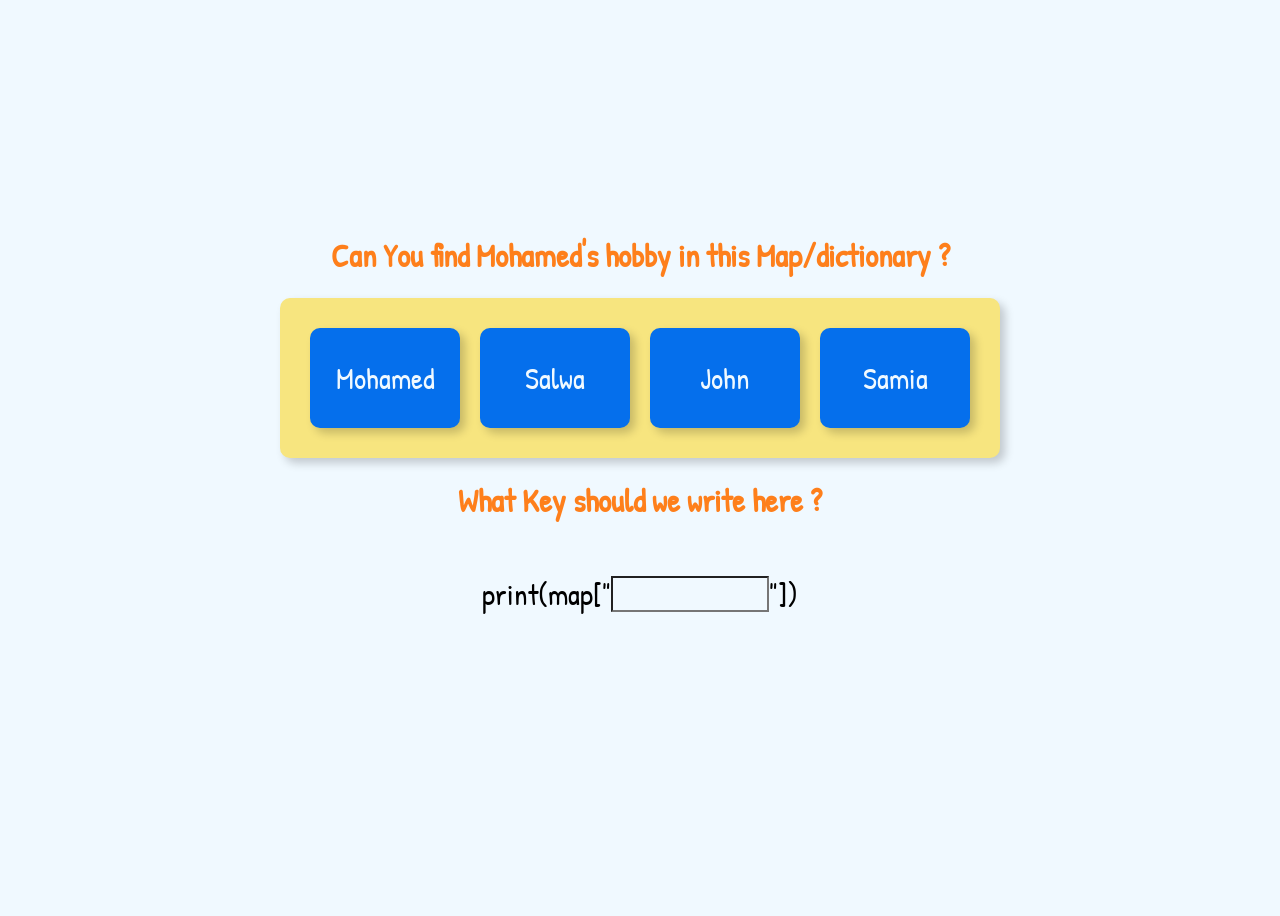
<file: Dictionary Python/dictionary_firstLevel.html>
<!DOCTYPE html>
<html lang="en">
<head>
    <meta charset="UTF-8">
    <meta name="viewport" content="width=device-width, initial-scale=1.0">
    <link rel="stylesheet" href="dictionary_style.css">
    <link href='https://fonts.googleapis.com/css?family=Patrick Hand' rel='stylesheet'>
    <title>dictionary python</title>
</head>
<body>
    <main>
        <h1>Can You find Mohamed's hobby in this Map/dictionary ?</h1>
        <section id="section">
            
       </section>
       <h1>What Key should we write here ?</h1>
       <p id="print">print(map["<input type="text" id="key">"])</p>
       <p id="result"></p>
       <div id="next">Next</div>
    </main>
    <script src="dictionary_main.js"></script>
</body>
</html>
</file>
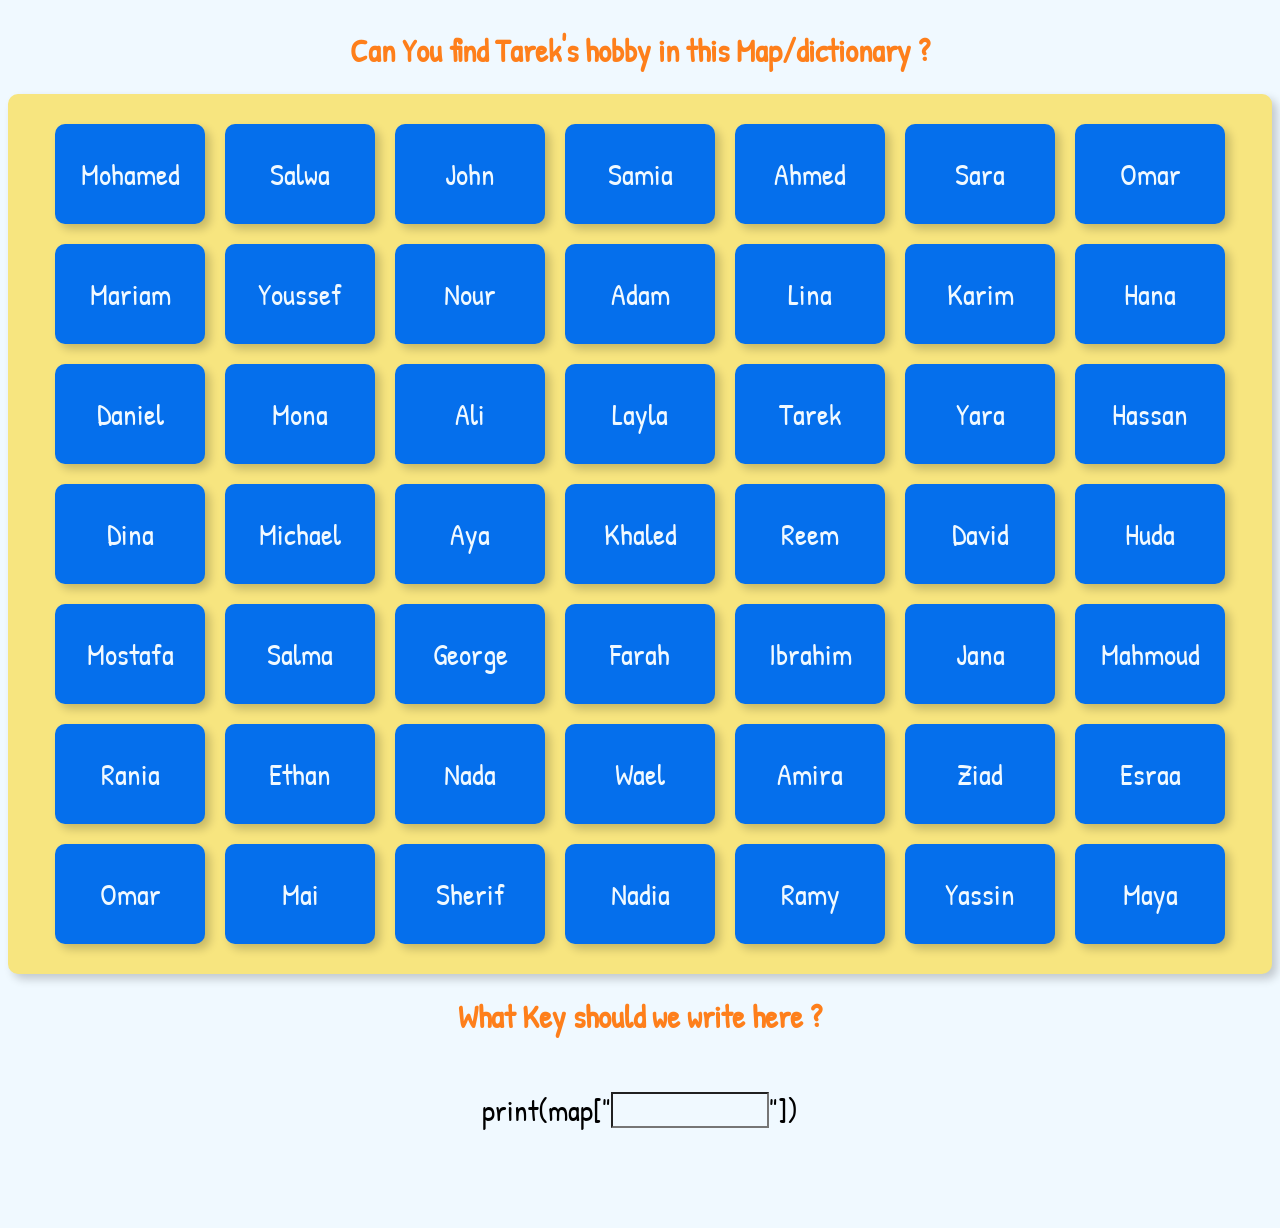
<file: Dictionary Python/dictionary_nextLeve.html>
<!DOCTYPE html>
<html lang="en">
<head>
    <meta charset="UTF-8">
    <meta name="viewport" content="width=device-width, initial-scale=1.0">
    <link rel="stylesheet" href="dictionary_style.css">
    <link href='https://fonts.googleapis.com/css?family=Patrick Hand' rel='stylesheet'>
    <title>dictionary python</title>
</head>
<body>
    <main>
        <h1>Can You find Tarek's hobby in this Map/dictionary ?</h1>
        <section id="section">
            
       </section>
       <h1>What Key should we write here ?</h1>
       <p id="print">print(map["<input type="text" id="key">"])</p>
       <p id="result"></p>
    </main>
   
    
    <script src="dictionary_main2.js"></script>
</body>
</html>
</file>
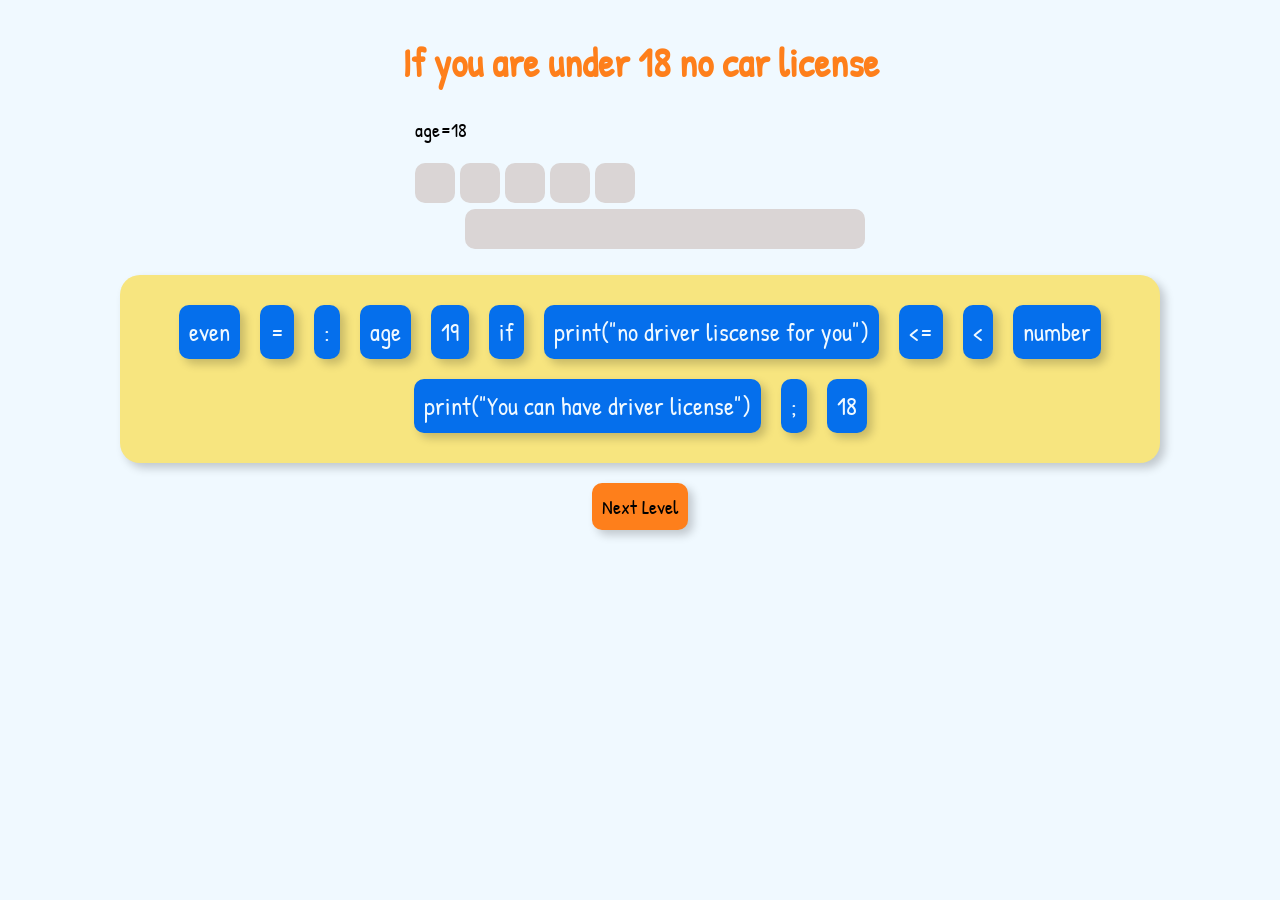
<file: if condition/if_firstLevel.html>
<!DOCTYPE html>
<html lang="en">
<head>
    <meta charset="UTF-8">
    <meta name="viewport" content="width=device-width, initial-scale=1.0">
    <link rel="stylesheet" href="if_style.css">
    <link href='https://fonts.googleapis.com/css?family=Patrick Hand' rel='stylesheet'>
    <title>If condition</title>
</head>
<body>
    <h1>If you are under 18 no car license</h1>
    <section class="if">
        <div class="first-line">age=18</div>
        <div class="second-line">
            <div class="p1" id="p1"></div>
            <div class="p1" id="p2"></div>
            <div class="p1" id="p3"></div>
            <div class="p1" id="p4"></div>
            <div class="p1" id="p5"></div>
        </div>
        <div class="third-line"></div>
    </section>
    <section class="options">
        <div class="op wrong" id="">even</div>
        <div class="op wrong" id="">=</div>
        <div class="op correct" id="correct5">:</div>
        <div class="op correct" id="correct2">age</div>
        <div class="op wrong" id="">19</div>
        <div class="op correct" id="correct1">if</div>
        <div class="op correct" id="correct6">print("no driver liscense for you")</div>
        <div class="op wrong" id=""><=</div>
        <div class="op correct" id="correct3"><</div>
        <div class="op wrong" id="">number</div>
        <div class="op wrong" id="">print("You can have driver license")</div>
        <div class="op wrong" id="">;</div>
        <div class="op correct" id="correct4">18</div>
    </section>
    <div id="next-level">Next Level</div>
    <script src="if_main.js"></script>
</body>
</html>
</file>
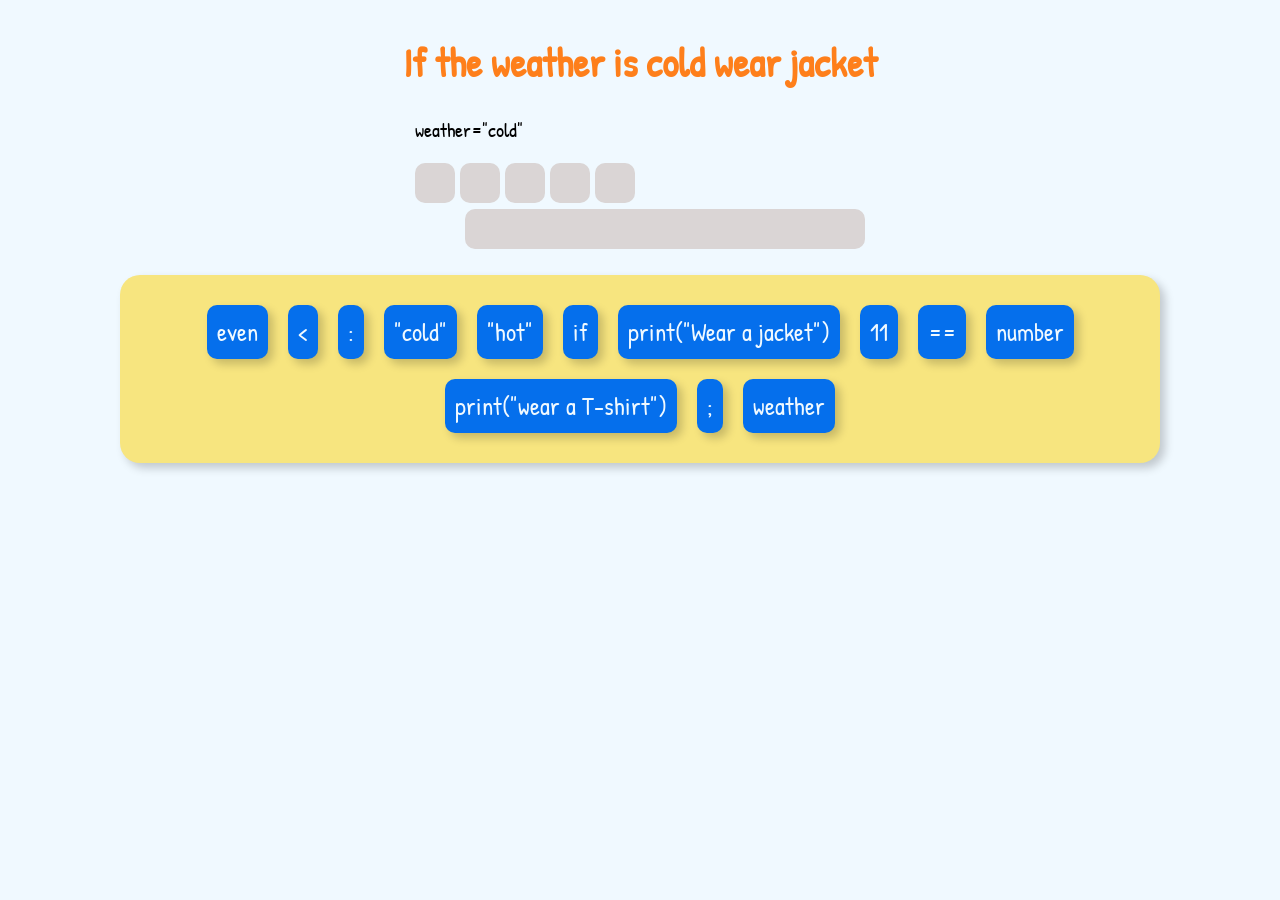
<file: if condition/if_nextLevel.html>
<!DOCTYPE html>
<html lang="en">
<head>
    <meta charset="UTF-8">
    <meta name="viewport" content="width=device-width, initial-scale=1.0">
    <link rel="stylesheet" href="if_style.css">
    <link href='https://fonts.googleapis.com/css?family=Patrick Hand' rel='stylesheet'>
    <title>If condition</title>
</head>
<body>
    <h1>If the weather is cold wear jacket</h1>
    <section class="if">
        <div class="first-line">weather="cold"</div>
        <div class="second-line">
            <div class="p1" id="p21"></div>
            <div class="p1" id="p22"></div>
            <div class="p1" id="p23"></div>
            <div class="p1" id="p24"></div>
            <div class="p1" id="p25"></div>
        </div>
        <div class="third-line"></div>
    </section>
    <section class="options">
        <div class="op wrong" id="">even</div>
        <div class="op wrong" id=""><</div>
        <div class="op correct" id="correct25">:</div>
        <div class="op correct" id="correct24">"cold"</div>
        <div class="op wrong" id="">"hot"</div>
        <div class="op correct" id="correct21">if</div>
        <div class="op correct" id="correct26">print("Wear a jacket")</div>
        <div class="op wrong" id="">11</div>
        <div class="op correct" id="correct23">==</div>
        <div class="op wrong" id="">number</div>
        <div class="op wrong" id="">print("wear a T-shirt")</div>
        <div class="op wrong" id="">;</div>
        <div class="op correct" id="correct22">weather</div>
    </section>
    <script src="if_main2.js"></script>
</body>
</html>
</file>
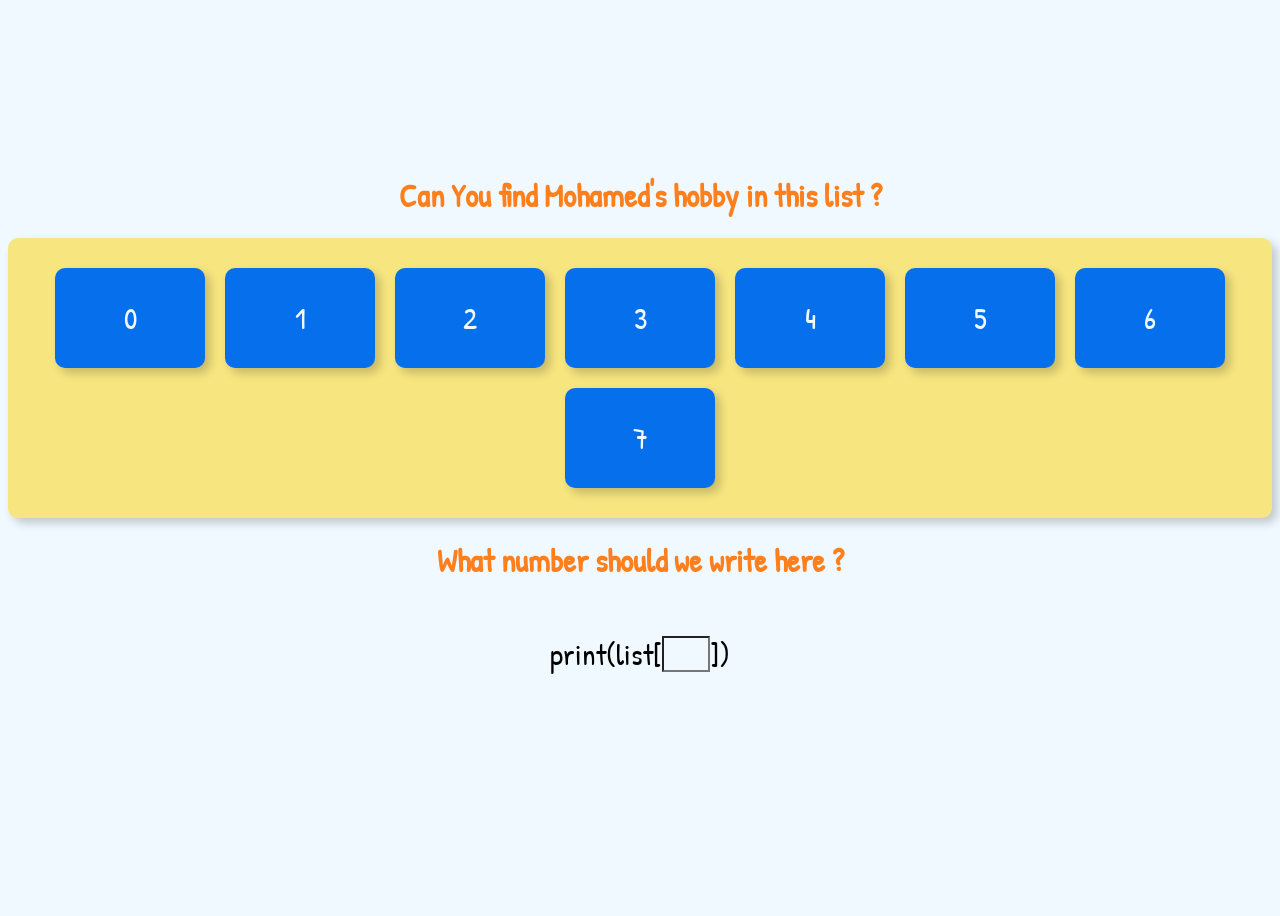
<file: List python/list_firstLevel.html>
<!DOCTYPE html>
<html lang="en">
<head>
    <meta charset="UTF-8">
    <meta name="viewport" content="width=device-width, initial-scale=1.0">
    <link rel="stylesheet" href="list_style.css">
    <link href='https://fonts.googleapis.com/css?family=Patrick Hand' rel='stylesheet'>
    <title>List python</title>
</head>
<body>
    <main>
        <h1>Can You find Mohamed's hobby in this list ?</h1>
        <section id="section">
            
       </section>
       <h1>What number should we write here ?</h1>
       <p id="print">print(list[<input type="number" id="index">])</p>
       <p id="result"></p>
       <div id="next">Next</div>
    </main>
   
    
    <script src="list_main.js"></script>
</body>
</html>
</file>
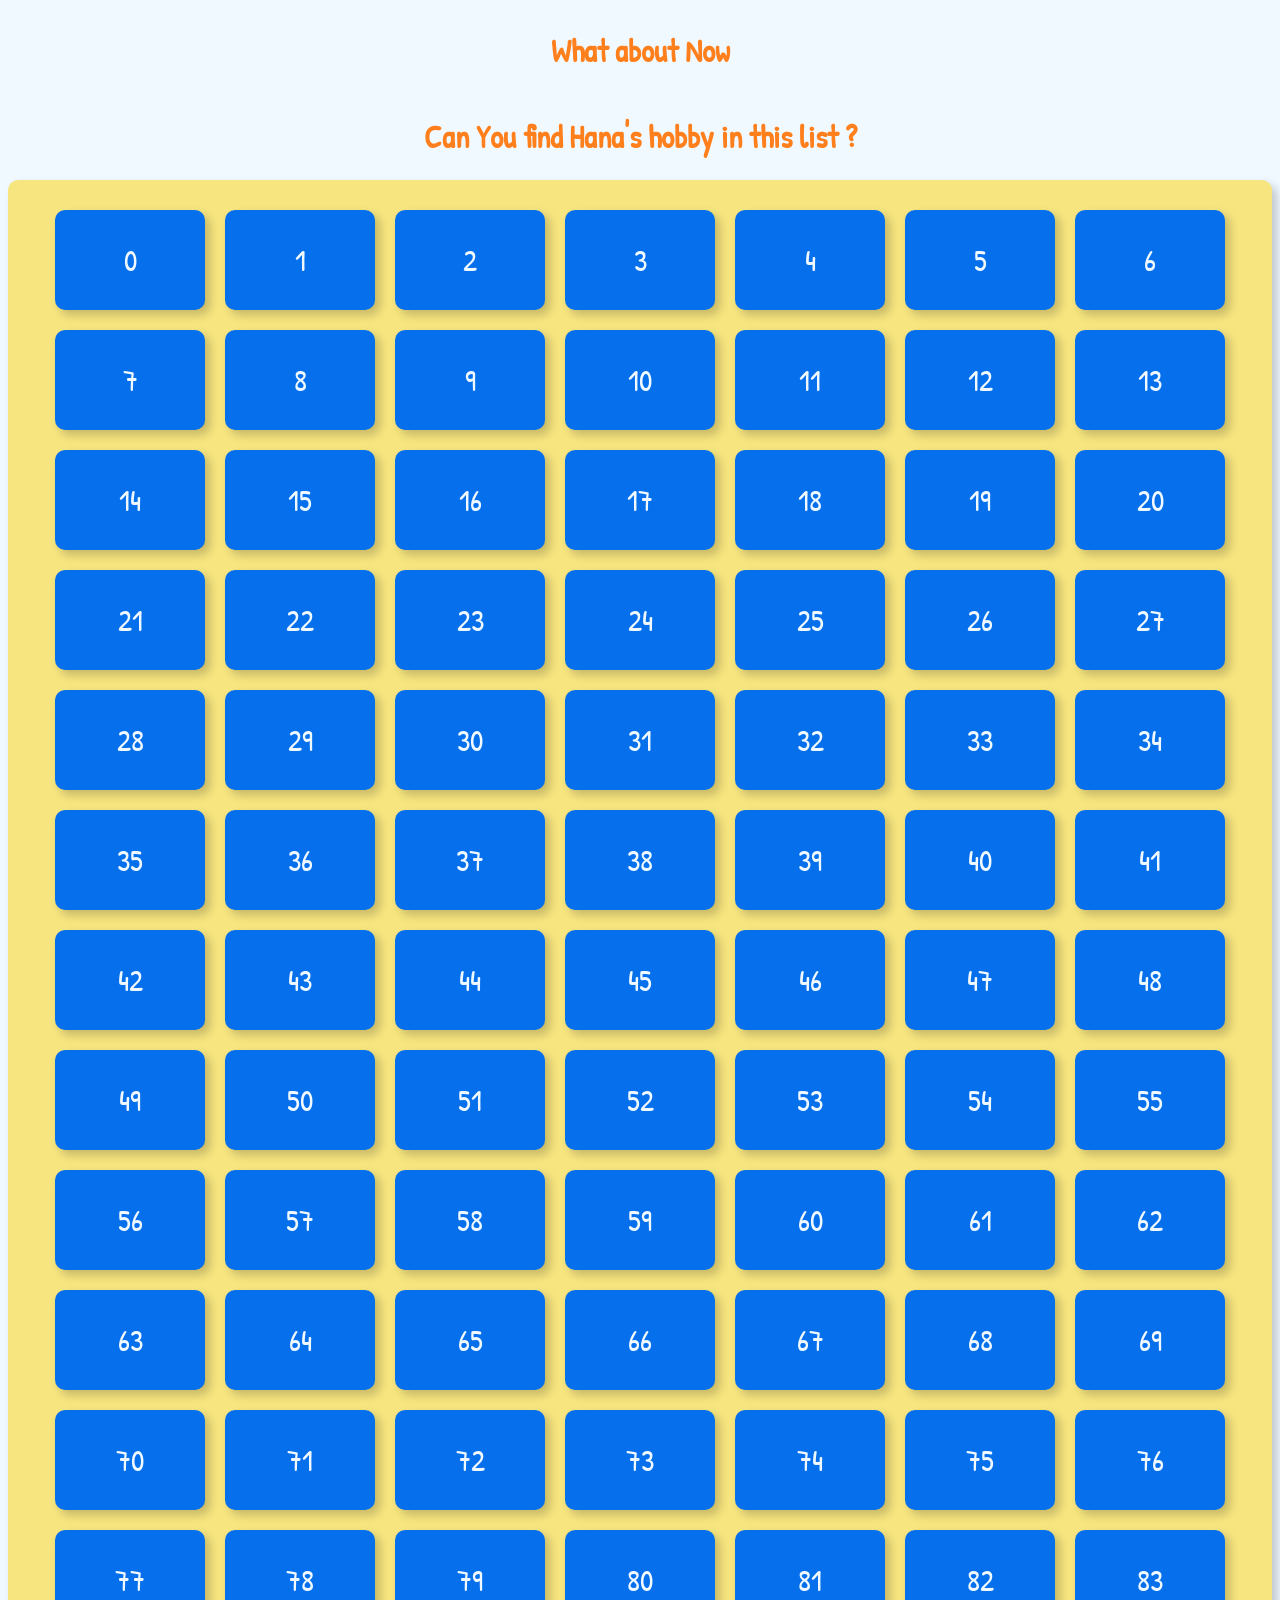
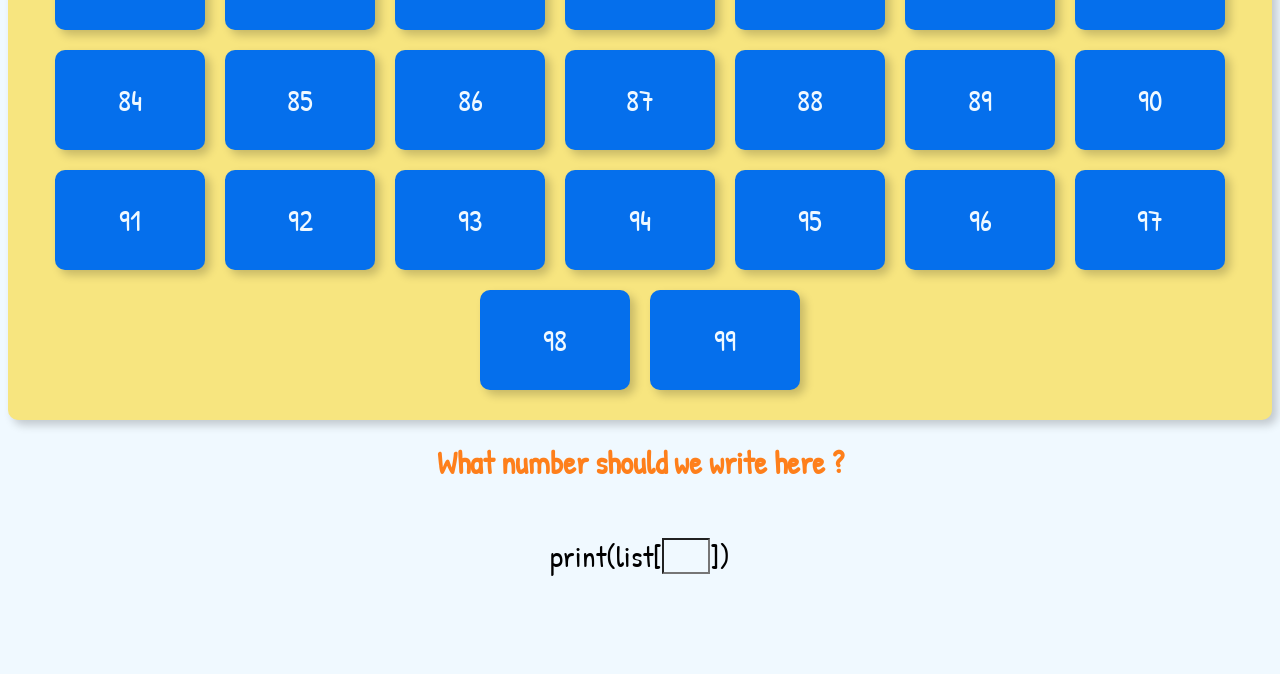
<file: List python/list_nextLevel.html>
<!DOCTYPE html>
<html lang="en">
<head>
    <meta charset="UTF-8">
    <meta name="viewport" content="width=device-width, initial-scale=1.0">
    <link rel="stylesheet" href="list_style.css">
    <link href='https://fonts.googleapis.com/css?family=Patrick Hand' rel='stylesheet'>
    <title>List python</title>
</head>
<body>
    <main>
        <h1>What about Now</h1>
        <h1>Can You find Hana's hobby in this list ?</h1>
        <section id="section">
            
       </section>
       <h1>What number should we write here ?</h1>
       <p id="print">print(list[<input type="number" id="index">])</p>
       <p id="result"></p>
    </main>
   
    
    <script src="list_main2.js"></script>
</body>
</html>
</file>
<file: Dictionary Python/dictionary_style.css>
*{
    background-color: #f0f9ff;
    font-family: 'Patrick Hand';
     text-align: center;
}
h1{
    color: #fe7f1b;
}
main {
    min-height: 100vh;
    display: flex;
    flex-direction: column;
    justify-content: center; 
    align-items: center;     
}
section{
    background-color: #f7e57f;
    display: flex;
    justify-content: center;
    flex-wrap: wrap;
    border-radius: 10px;
    padding: 20px;
    box-shadow: 5px 5px 10px rgba(0, 0, 0, 0.2);
}
div{
    width: 150px;
    height: 100px;
    margin: 10px;
    display: flex;
    justify-content: center; 
    align-items: center;
    font-size: 30px;
    font-weight: 500;
    background-color: #056fec;
    border-radius: 10px;
    color: #f0f9ff;
    box-shadow: 5px 5px 10px rgba(0, 0, 0, 0.2);
}
div:active,div:hover{
    cursor: pointer;
    /**background-color: rgb(37, 211, 102);**/
    scale: 1.1;
}
p{
    font-size: 30px;
}
input{
    width: 150px;
    height: 30px;
    font-size: 30px;
}
#next{
    width: 70px;
    height: 40px;
    background-color: #fe7f1b;
    padding: 10px;
    border-radius: 10px;
    cursor: pointer;
    display: none;
    box-shadow: 5px 5px 10px rgba(0, 0, 0, 0.2);
}
</file>
<file: if condition/if_style.css>
*{
    background-color: #f0f9ff;
}
h1{
    color: #fe7f1b;
}
body{
    text-align: center;
    font-size: 20px;
    display: flex;
    flex-direction: column;
    align-items: center;
    font-family: 'Patrick Hand';
}
.p1{
    display: inline-block;
    text-align: center;
    width: 40px;
    height: 40px;
    margin-top: 20px;
    background-color: rgb(218, 213, 213);
    font-size: 20px;
    border-radius: 10px;
}
.if{
    text-align: start;
    margin: auto;
}
.third-line{
    display: inline-block;
    background-color: rgb(218, 213, 213);
    margin-left: 50px;
    width: 400px;
    height: 40px;
    font-size: 20px;
    border-radius: 10px;
}
.op{
    font-size: 25px;
    display: inline-block;
    background-color: #056fec;
    padding: 10px;
    margin: 10px;
    border-radius: 10px;
    cursor: pointer;
    color: #f0f9ff;
    box-shadow: 5px 5px 10px rgba(0, 0, 0, 0.2);
    
}
.op:hover , #next-level:hover{
    /**background-color: rgb(37, 211, 102);**/
    scale: 1.1;
}
.options{
    width: 1000px;
    padding: 20px;
    margin: 20px;
    display: flex;
    flex-wrap: wrap;
    justify-content: center;
    background-color: #f7e57f;
    border-radius: 20px;
    box-shadow: 5px 5px 10px rgba(0, 0, 0, 0.2);
}
#next-level{
    background-color: #fe7f1b;
    padding: 10px;
    border-radius: 10px;
    cursor: pointer;
    box-shadow: 5px 5px 10px rgba(0, 0, 0, 0.2);
}
</file>
<file: List python/list_style.css>
*{
    background-color: #f0f9ff;
    font-family: 'Patrick Hand';
     text-align: center;
}
h1{
    color: #fe7f1b;
}
main {
    min-height: 100vh;
    display: flex;
    flex-direction: column;
    justify-content: center; 
    align-items: center;     
}
section{
    background-color: #f7e57f;
    display: flex;
    justify-content: center;
    flex-wrap: wrap;
    border-radius: 10px;
    padding: 20px;
    box-shadow: 5px 5px 10px rgba(0, 0, 0, 0.2);
}
div{
    width: 150px;
    height: 100px;
    margin: 10px;
    display: flex;
    justify-content: center; 
    align-items: center;
    font-size: 30px;
    font-weight: 500;
    background-color: #056fec;
    color: #f0f9ff;
    border-radius: 10px;
    box-shadow: 5px 5px 10px rgba(0, 0, 0, 0.2);
}
div:active,div:hover{
    cursor: pointer;
    /**background-color: rgb(37, 211, 102);**/
    scale: 1.1;
}
p{
    font-size: 30px;
}
input{
    width: 40px;
    height: 30px;
    font-size: 30px;
}
#next{
    width: 70px;
    height: 30px;
    background-color: #fe7f1b;
    padding: 10px;
    border-radius: 10px;
    cursor: pointer;
    display: none;
    box-shadow: 5px 5px 10px rgba(0, 0, 0, 0.2);
}
</file>
